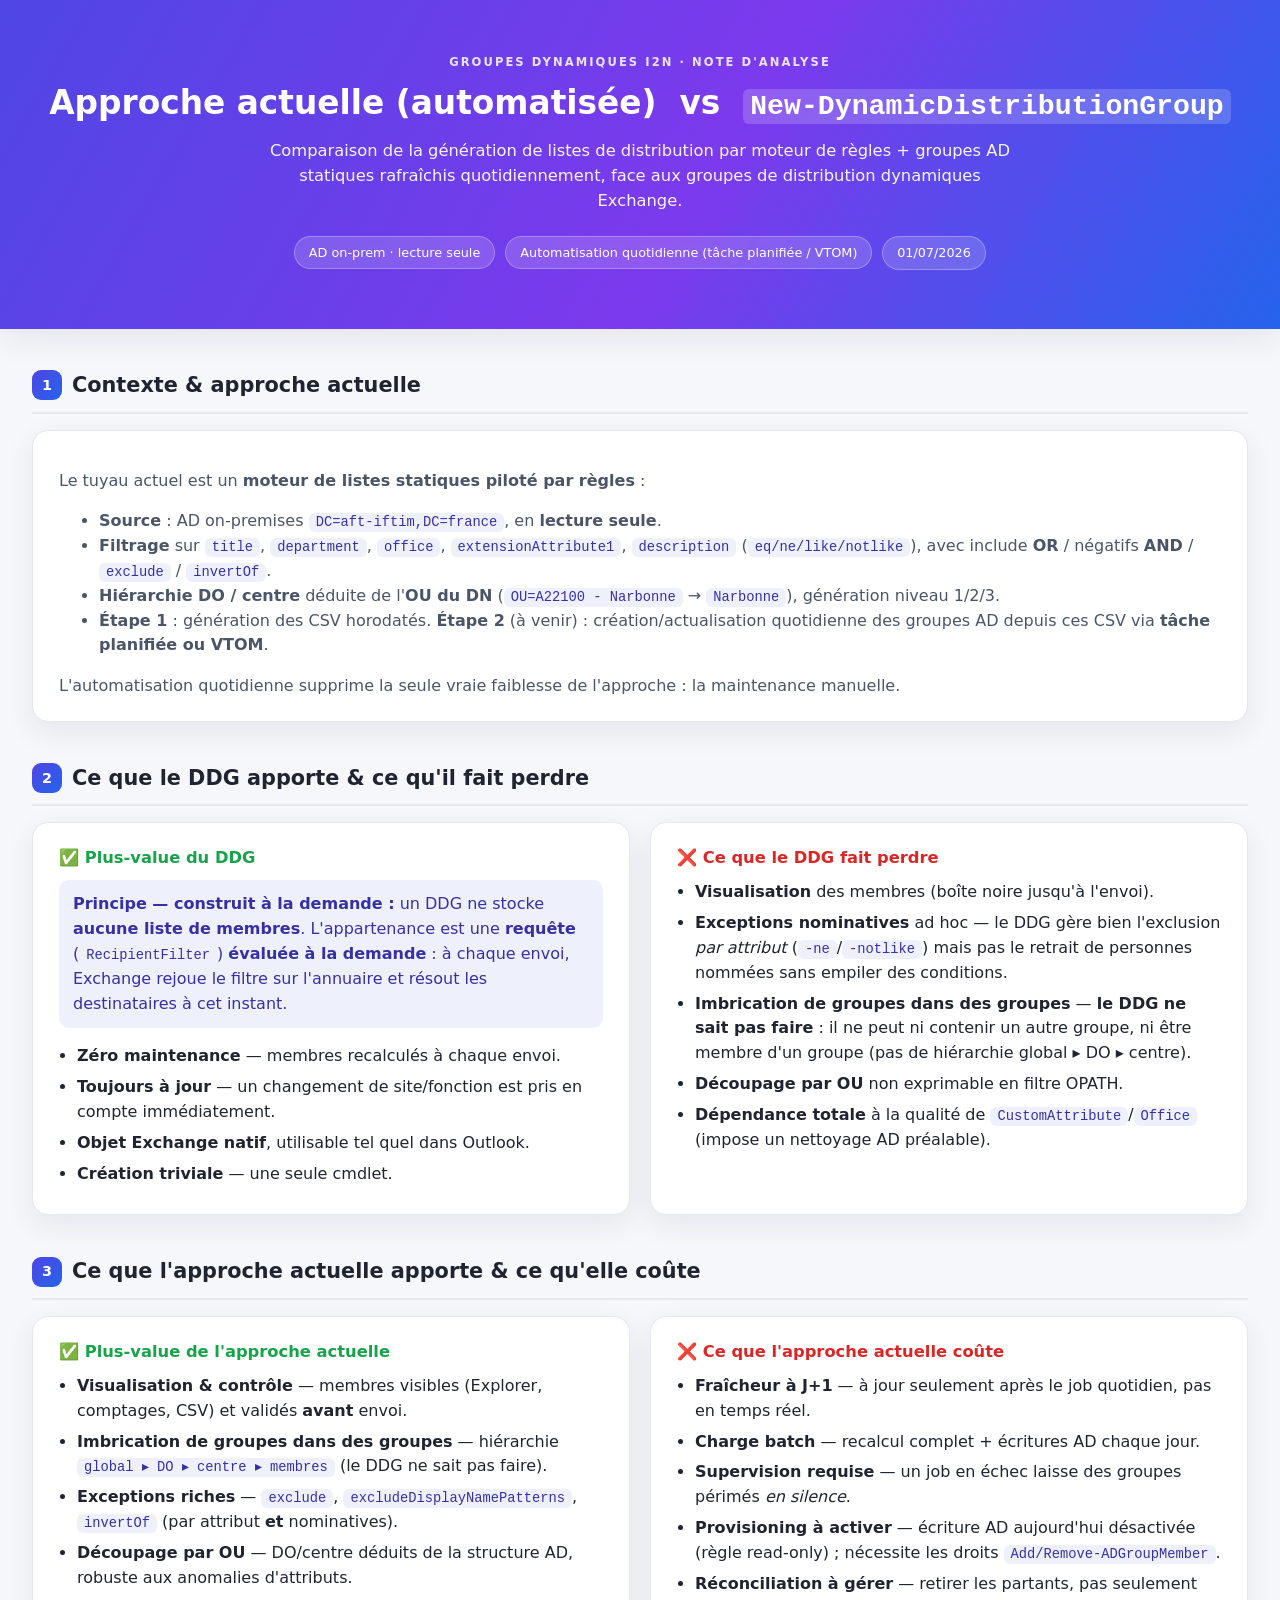
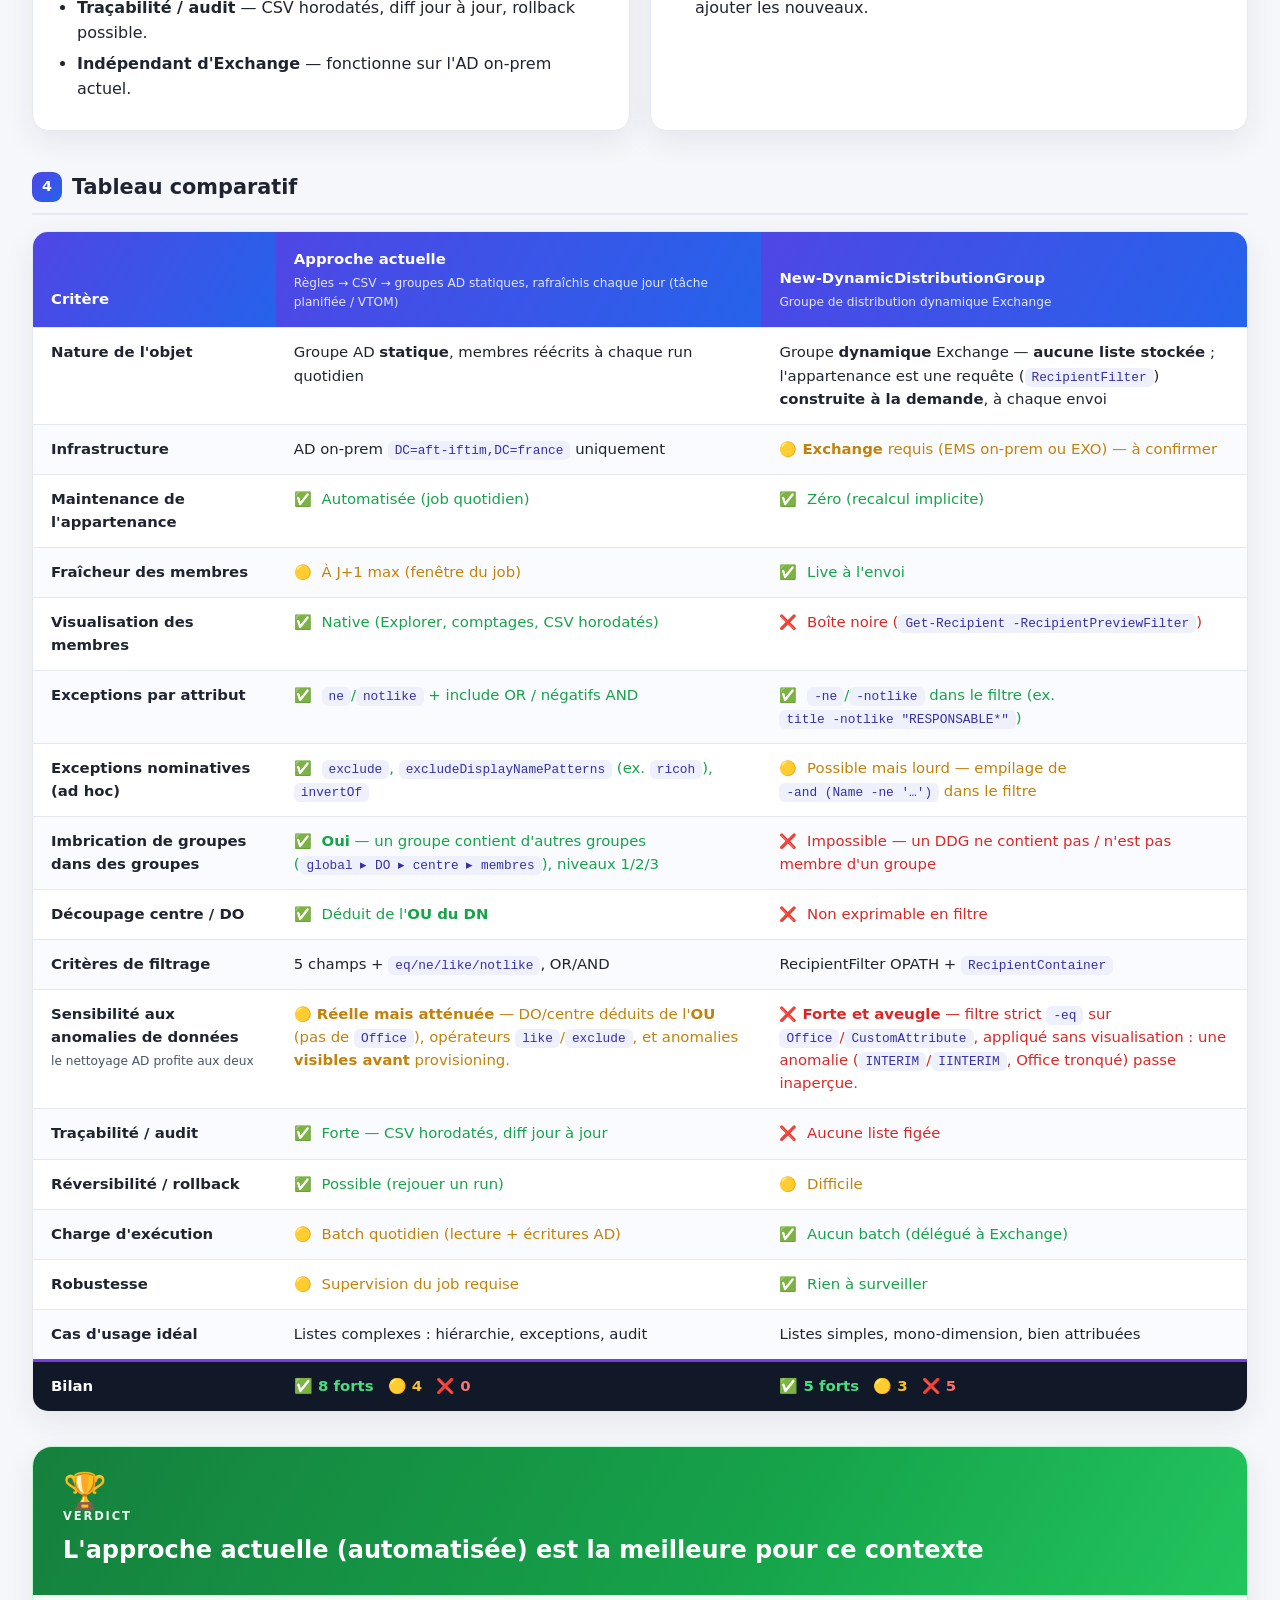
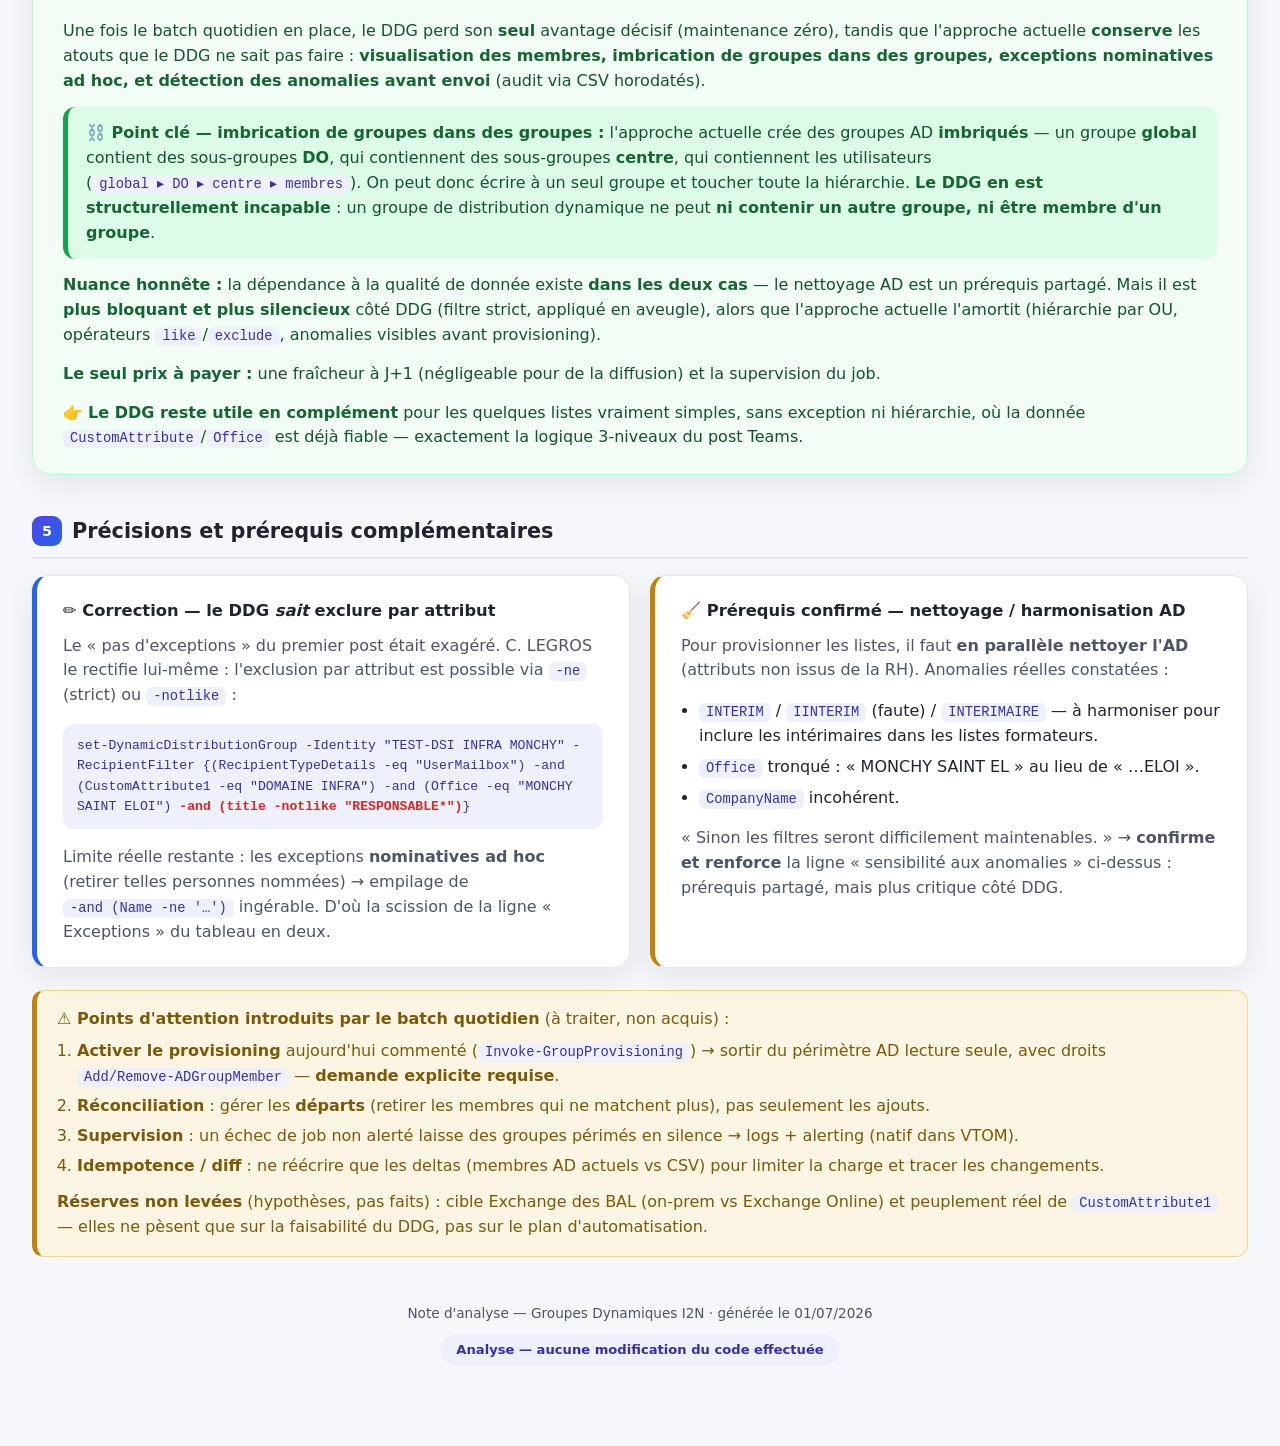
<file: docs/analyse-DDG-vs-approche-actuelle.html>
<!DOCTYPE html>
<html lang="fr">
<head>
<meta charset="UTF-8">
<meta name="viewport" content="width=device-width, initial-scale=1.0">
<title>Analyse — Approche actuelle vs New-DynamicDistributionGroup</title>
<style>
  :root{
    --ink:#1f2430; --ink-soft:#4b5568; --line:#e6e8ef;
    --bg:#f6f7fb; --card:#ffffff;
    --grad1:#4f46e5; --grad2:#7c3aed; --grad3:#2563eb;
    --ok:#16a34a; --ok-bg:#e9f9ef;
    --mid:#c2820a; --mid-bg:#fdf5e3;
    --no:#dc2626; --no-bg:#fdecec;
    --accent:#eef1fb;
    --shadow:0 10px 30px rgba(31,36,48,.08);
  }
  *{box-sizing:border-box;}
  body{
    margin:0; background:var(--bg); color:var(--ink);
    font-family:"Segoe UI",system-ui,-apple-system,Roboto,Helvetica,Arial,sans-serif;
    line-height:1.55; -webkit-font-smoothing:antialiased;
  }
  .wrap{max-width:1400px; margin:0 auto; padding:0 32px 80px;}

  header.hero{
    background:linear-gradient(120deg,var(--grad1) 0%,var(--grad2) 55%,var(--grad3) 100%);
    color:#fff; padding:54px 24px 60px; text-align:center;
    box-shadow:var(--shadow);
  }
  header.hero .inner{max-width:1400px;margin:0 auto;}
  header.hero .kicker{
    text-transform:uppercase; letter-spacing:.18em; font-size:.72rem;
    opacity:.85; font-weight:600; margin-bottom:12px;
  }
  header.hero h1{margin:0 0 14px; font-size:2.05rem; font-weight:700; line-height:1.2;}
  header.hero p{margin:0 auto; max-width:760px; opacity:.94; font-size:1.02rem;}
  .meta-badges{margin-top:22px; display:flex; gap:10px; justify-content:center; flex-wrap:wrap;}
  .badge{
    background:rgba(255,255,255,.16); border:1px solid rgba(255,255,255,.28);
    padding:6px 14px; border-radius:999px; font-size:.8rem; backdrop-filter:blur(4px);
  }

  section{margin-top:40px;}
  h2{
    font-size:1.3rem; margin:0 0 16px; display:flex; align-items:center; gap:10px;
    padding-bottom:10px; border-bottom:2px solid var(--line);
  }
  h2 .num{
    display:inline-flex; align-items:center; justify-content:center;
    width:30px; height:30px; border-radius:9px; font-size:.9rem; color:#fff;
    background:linear-gradient(135deg,var(--grad1),var(--grad3));
  }

  .card{
    background:var(--card); border:1px solid var(--line); border-radius:16px;
    padding:22px 26px; box-shadow:var(--shadow);
  }
  .lead{color:var(--ink-soft);}
  code{
    background:var(--accent); color:#3730a3; padding:2px 7px; border-radius:6px;
    font-family:"Cascadia Code",Consolas,monospace; font-size:.86em;
  }

  .cols{display:grid; grid-template-columns:1fr 1fr; gap:20px;}
  @media(max-width:820px){.cols{grid-template-columns:1fr;}}
  .mini h3{margin:0 0 10px; font-size:1.02rem;}
  .mini ul{margin:0; padding-left:18px;}
  .mini li{margin:6px 0;}

  /* ---- Tableau comparatif ---- */
  .table-shell{
    background:var(--card); border:1px solid var(--line); border-radius:16px;
    overflow-x:auto; box-shadow:var(--shadow);
  }
  table{border-collapse:collapse; width:100%; min-width:760px; table-layout:fixed; font-size:.93rem;}
  col.c-crit{width:20%;} col.c-cur{width:40%;} col.c-ddg{width:40%;}
  thead th{
    background:linear-gradient(120deg,var(--grad1),var(--grad3)); color:#fff;
    text-align:left; padding:16px 18px; font-weight:600; vertical-align:bottom;
  }
  td, th{overflow-wrap:break-word;}
  code{white-space:nowrap;}
  thead th small{display:block; font-weight:400; opacity:.85; font-size:.76rem; margin-top:3px;}
  tbody td{padding:13px 18px; border-top:1px solid var(--line); vertical-align:top;}
  tbody tr:nth-child(even){background:#fafbfe;}
  tbody tr:hover{background:#f2f4fd;}
  td.crit{font-weight:600; color:var(--ink);}
  .pill{font-weight:500;}
  .dot{margin-right:5px; font-size:.95em;}
  .ok{color:var(--ok);} .mid{color:var(--mid);} .no{color:var(--no);}
  tr.bilan td{background:#111827; color:#fff; font-weight:700; border-top:3px solid var(--grad2);}
  tr.bilan td .score{display:inline-flex; gap:14px; flex-wrap:wrap;}
  tr.bilan td .s-ok{color:#4ade80;} tr.bilan td .s-mid{color:#fbbf24;} tr.bilan td .s-no{color:#f87171;}

  /* ---- Verdict ---- */
  .verdict{
    margin-top:34px; border-radius:20px; overflow:hidden; box-shadow:var(--shadow);
    border:1px solid #bbf7d0;
  }
  .verdict .top{
    background:linear-gradient(120deg,#15803d,#16a34a 60%,#22c55e);
    color:#fff; padding:26px 30px;
  }
  .verdict .top .trophy{font-size:2.2rem; line-height:1;}
  .verdict .top .kick{text-transform:uppercase; letter-spacing:.16em; font-size:.72rem; opacity:.9; font-weight:600;}
  .verdict .top h2{border:none; padding:0; margin:6px 0 0; color:#fff; font-size:1.5rem;}
  .verdict .body{background:#f2fdf5; padding:24px 30px; color:#14532d;}
  .verdict .body p{margin:0 0 14px;}
  .verdict .body p:last-child{margin-bottom:0;}
  .verdict .body b{color:#166534;}

  .callout{
    margin-top:22px; background:var(--mid-bg); border:1px solid #f3d98b;
    border-left:5px solid var(--mid); border-radius:12px; padding:16px 20px; color:#7a5a08;
  }
  .callout b{color:#7a5a08;}
  .callout ol{margin:8px 0 0; padding-left:20px;}
  .callout li{margin:5px 0;}

  footer{margin-top:46px; text-align:center; color:var(--ink-soft); font-size:.85rem;}
  .noedit{
    display:inline-block; margin-top:10px; background:var(--accent); color:#3730a3;
    padding:6px 16px; border-radius:999px; font-weight:600; font-size:.82rem;
  }
</style>
</head>
<body>

<header class="hero">
  <div class="inner">
    <div class="kicker">Groupes Dynamiques I2N · Note d'analyse</div>
    <h1>Approche actuelle (automatisée) &nbsp;vs&nbsp; <code style="background:rgba(255,255,255,.18);color:#fff;">New-DynamicDistributionGroup</code></h1>
    <p>Comparaison de la génération de listes de distribution par moteur de règles + groupes AD statiques rafraîchis quotidiennement, face aux groupes de distribution dynamiques Exchange.</p>
    <div class="meta-badges">
      <span class="badge">AD on-prem · lecture seule</span>
      <span class="badge">Automatisation quotidienne (tâche planifiée / VTOM)</span>
      <span class="badge">01/07/2026</span>
    </div>
  </div>
</header>

<div class="wrap">

  <!-- Contexte -->
  <section>
    <h2><span class="num">1</span> Contexte &amp; approche actuelle</h2>
    <div class="card lead">
      <p>Le tuyau actuel est un <b>moteur de listes statiques piloté par règles</b> :</p>
      <ul>
        <li><b>Source</b> : AD on-premises <code>DC=aft-iftim,DC=france</code>, en <b>lecture seule</b>.</li>
        <li><b>Filtrage</b> sur <code>title</code>, <code>department</code>, <code>office</code>, <code>extensionAttribute1</code>, <code>description</code> (<code>eq/ne/like/notlike</code>), avec include <b>OR</b> / négatifs <b>AND</b> / <code>exclude</code> / <code>invertOf</code>.</li>
        <li><b>Hiérarchie DO / centre</b> déduite de l'<b>OU du DN</b> (<code>OU=A22100 - Narbonne</code> → <code>Narbonne</code>), génération niveau 1/2/3.</li>
        <li><b>Étape 1</b> : génération des CSV horodatés. <b>Étape 2</b> (à venir) : création/actualisation quotidienne des groupes AD depuis ces CSV via <b>tâche planifiée ou VTOM</b>.</li>
      </ul>
      <p style="margin-bottom:0;">L'automatisation quotidienne supprime la seule vraie faiblesse de l'approche : la maintenance manuelle.</p>
    </div>
  </section>

  <!-- Forces / faiblesses DDG -->
  <section>
    <h2><span class="num">2</span> Ce que le DDG apporte &amp; ce qu'il fait perdre</h2>
    <div class="cols">
      <div class="card mini">
        <h3 class="ok">✅ Plus-value du DDG</h3>
        <p class="lead" style="margin-top:0;background:var(--accent);padding:12px 14px;border-radius:10px;color:#3730a3;"><b>Principe — construit à la demande :</b> un DDG ne stocke <b>aucune liste de membres</b>. L'appartenance est une <b>requête</b> (<code>RecipientFilter</code>) <b>évaluée à la demande</b> : à chaque envoi, Exchange rejoue le filtre sur l'annuaire et résout les destinataires à cet instant.</p>
        <ul>
          <li><b>Zéro maintenance</b> — membres recalculés à chaque envoi.</li>
          <li><b>Toujours à jour</b> — un changement de site/fonction est pris en compte immédiatement.</li>
          <li><b>Objet Exchange natif</b>, utilisable tel quel dans Outlook.</li>
          <li><b>Création triviale</b> — une seule cmdlet.</li>
        </ul>
      </div>
      <div class="card mini">
        <h3 class="no">❌ Ce que le DDG fait perdre</h3>
        <ul>
          <li><b>Visualisation</b> des membres (boîte noire jusqu'à l'envoi).</li>
          <li><b>Exceptions nominatives</b> ad hoc — le DDG gère bien l'exclusion <i>par attribut</i> (<code>-ne</code>/<code>-notlike</code>) mais pas le retrait de personnes nommées sans empiler des conditions.</li>
          <li><b>Imbrication de groupes dans des groupes</b> — <b>le DDG ne sait pas faire</b> : il ne peut ni contenir un autre groupe, ni être membre d'un groupe (pas de hiérarchie global ▸ DO ▸ centre).</li>
          <li><b>Découpage par OU</b> non exprimable en filtre OPATH.</li>
          <li><b>Dépendance totale</b> à la qualité de <code>CustomAttribute</code>/<code>Office</code> (impose un nettoyage AD préalable).</li>
        </ul>
      </div>
    </div>
  </section>

  <!-- Forces / faiblesses approche actuelle -->
  <section>
    <h2><span class="num">3</span> Ce que l'approche actuelle apporte &amp; ce qu'elle coûte</h2>
    <div class="cols">
      <div class="card mini">
        <h3 class="ok">✅ Plus-value de l'approche actuelle</h3>
        <ul>
          <li><b>Visualisation &amp; contrôle</b> — membres visibles (Explorer, comptages, CSV) et validés <b>avant</b> envoi.</li>
          <li><b>Imbrication de groupes dans des groupes</b> — hiérarchie <code>global ▸ DO ▸ centre ▸ membres</code> (le DDG ne sait pas faire).</li>
          <li><b>Exceptions riches</b> — <code>exclude</code>, <code>excludeDisplayNamePatterns</code>, <code>invertOf</code> (par attribut <b>et</b> nominatives).</li>
          <li><b>Découpage par OU</b> — DO/centre déduits de la structure AD, robuste aux anomalies d'attributs.</li>
          <li><b>Traçabilité / audit</b> — CSV horodatés, diff jour à jour, rollback possible.</li>
          <li><b>Indépendant d'Exchange</b> — fonctionne sur l'AD on-prem actuel.</li>
        </ul>
      </div>
      <div class="card mini">
        <h3 class="no">❌ Ce que l'approche actuelle coûte</h3>
        <ul>
          <li><b>Fraîcheur à J+1</b> — à jour seulement après le job quotidien, pas en temps réel.</li>
          <li><b>Charge batch</b> — recalcul complet + écritures AD chaque jour.</li>
          <li><b>Supervision requise</b> — un job en échec laisse des groupes périmés <i>en silence</i>.</li>
          <li><b>Provisioning à activer</b> — écriture AD aujourd'hui désactivée (règle read-only) ; nécessite les droits <code>Add/Remove-ADGroupMember</code>.</li>
          <li><b>Réconciliation à gérer</b> — retirer les partants, pas seulement ajouter les nouveaux.</li>
        </ul>
      </div>
    </div>
  </section>

  <!-- Tableau comparatif -->
  <section>
    <h2><span class="num">4</span> Tableau comparatif</h2>
    <div class="table-shell">
      <table>
        <colgroup>
          <col class="c-crit"><col class="c-cur"><col class="c-ddg">
        </colgroup>
        <thead>
          <tr>
            <th>Critère</th>
            <th>Approche actuelle<small>Règles → CSV → groupes AD statiques, rafraîchis chaque jour (tâche planifiée / VTOM)</small></th>
            <th>New-DynamicDistributionGroup<small>Groupe de distribution dynamique Exchange</small></th>
          </tr>
        </thead>
        <tbody>
          <tr>
            <td class="crit">Nature de l'objet</td>
            <td>Groupe AD <b>statique</b>, membres réécrits à chaque run quotidien</td>
            <td>Groupe <b>dynamique</b> Exchange — <b>aucune liste stockée</b> ; l'appartenance est une requête (<code>RecipientFilter</code>) <b>construite à la demande</b>, à chaque envoi</td>
          </tr>
          <tr>
            <td class="crit">Infrastructure</td>
            <td>AD on-prem <code>DC=aft-iftim,DC=france</code> uniquement</td>
            <td><span class="pill mid"><span class="dot">🟡</span><span><b>Exchange</b> requis (EMS on-prem ou EXO) — à confirmer</span></span></td>
          </tr>
          <tr>
            <td class="crit">Maintenance de l'appartenance</td>
            <td><span class="pill ok"><span class="dot">✅</span> Automatisée (job quotidien)</span></td>
            <td><span class="pill ok"><span class="dot">✅</span> Zéro (recalcul implicite)</span></td>
          </tr>
          <tr>
            <td class="crit">Fraîcheur des membres</td>
            <td><span class="pill mid"><span class="dot">🟡</span> À J+1 max (fenêtre du job)</span></td>
            <td><span class="pill ok"><span class="dot">✅</span> Live à l'envoi</span></td>
          </tr>
          <tr>
            <td class="crit">Visualisation des membres</td>
            <td><span class="pill ok"><span class="dot">✅</span> Native (Explorer, comptages, CSV horodatés)</span></td>
            <td><span class="pill no"><span class="dot">❌</span> Boîte noire (<code>Get-Recipient -RecipientPreviewFilter</code>)</span></td>
          </tr>
          <tr>
            <td class="crit">Exceptions par attribut</td>
            <td><span class="pill ok"><span class="dot">✅</span> <code>ne</code>/<code>notlike</code> + include OR / négatifs AND</span></td>
            <td><span class="pill ok"><span class="dot">✅</span> <code>-ne</code>/<code>-notlike</code> dans le filtre (ex. <code>title -notlike "RESPONSABLE*"</code>)</span></td>
          </tr>
          <tr>
            <td class="crit">Exceptions nominatives (ad hoc)</td>
            <td><span class="pill ok"><span class="dot">✅</span> <code>exclude</code>, <code>excludeDisplayNamePatterns</code> (ex. <code>ricoh</code>), <code>invertOf</code></span></td>
            <td><span class="pill mid"><span class="dot">🟡</span> Possible mais lourd — empilage de <code>-and (Name -ne '…')</code> dans le filtre</span></td>
          </tr>
          <tr>
            <td class="crit">Imbrication de groupes dans des groupes</td>
            <td><span class="pill ok"><span class="dot">✅</span> <b>Oui</b> — un groupe contient d'autres groupes (<code>global ▸ DO ▸ centre ▸ membres</code>), niveaux 1/2/3</span></td>
            <td><span class="pill no"><span class="dot">❌</span> Impossible — un DDG ne contient pas / n'est pas membre d'un groupe</span></td>
          </tr>
          <tr>
            <td class="crit">Découpage centre / DO</td>
            <td><span class="pill ok"><span class="dot">✅</span> Déduit de l'<b>OU du DN</b></span></td>
            <td><span class="pill no"><span class="dot">❌</span> Non exprimable en filtre</span></td>
          </tr>
          <tr>
            <td class="crit">Critères de filtrage</td>
            <td>5 champs + <code>eq/ne/like/notlike</code>, OR/AND</td>
            <td>RecipientFilter OPATH + <code>RecipientContainer</code></td>
          </tr>
          <tr>
            <td class="crit">Sensibilité aux anomalies de données<br><span style="font-weight:400;color:var(--ink-soft);font-size:.82em;">le nettoyage AD profite aux deux</span></td>
            <td><span class="pill mid"><span class="dot">🟡</span><b>Réelle mais atténuée</b> — DO/centre déduits de l'<b>OU</b> (pas de <code>Office</code>), opérateurs <code>like</code>/<code>exclude</code>, et anomalies <b>visibles avant</b> provisioning.</span></td>
            <td><span class="pill no"><span class="dot">❌</span><b>Forte et aveugle</b> — filtre strict <code>-eq</code> sur <code>Office</code>/<code>CustomAttribute</code>, appliqué sans visualisation : une anomalie (<code>INTERIM</code>/<code>IINTERIM</code>, Office tronqué) passe inaperçue.</span></td>
          </tr>
          <tr>
            <td class="crit">Traçabilité / audit</td>
            <td><span class="pill ok"><span class="dot">✅</span> Forte — CSV horodatés, diff jour à jour</span></td>
            <td><span class="pill no"><span class="dot">❌</span> Aucune liste figée</span></td>
          </tr>
          <tr>
            <td class="crit">Réversibilité / rollback</td>
            <td><span class="pill ok"><span class="dot">✅</span> Possible (rejouer un run)</span></td>
            <td><span class="pill mid"><span class="dot">🟡</span> Difficile</span></td>
          </tr>
          <tr>
            <td class="crit">Charge d'exécution</td>
            <td><span class="pill mid"><span class="dot">🟡</span> Batch quotidien (lecture + écritures AD)</span></td>
            <td><span class="pill ok"><span class="dot">✅</span> Aucun batch (délégué à Exchange)</span></td>
          </tr>
          <tr>
            <td class="crit">Robustesse</td>
            <td><span class="pill mid"><span class="dot">🟡</span> Supervision du job requise</span></td>
            <td><span class="pill ok"><span class="dot">✅</span> Rien à surveiller</span></td>
          </tr>
          <tr>
            <td class="crit">Cas d'usage idéal</td>
            <td>Listes complexes : hiérarchie, exceptions, audit</td>
            <td>Listes simples, mono-dimension, bien attribuées</td>
          </tr>
          <tr class="bilan">
            <td>Bilan</td>
            <td><span class="score"><span class="s-ok">✅ 8 forts</span><span class="s-mid">🟡 4</span><span class="s-no">❌ 0</span></span></td>
            <td><span class="score"><span class="s-ok">✅ 5 forts</span><span class="s-mid">🟡 3</span><span class="s-no">❌ 5</span></span></td>
          </tr>
        </tbody>
      </table>
    </div>
  </section>

  <!-- Verdict -->
  <div class="verdict">
    <div class="top">
      <div class="trophy">🏆</div>
      <div class="kick">Verdict</div>
      <h2>L'approche actuelle (automatisée) est la meilleure pour ce contexte</h2>
    </div>
    <div class="body">
      <p>Une fois le batch quotidien en place, le DDG perd son <b>seul</b> avantage décisif (maintenance zéro), tandis que l'approche actuelle <b>conserve</b> les atouts que le DDG ne sait pas faire : <b>visualisation des membres, imbrication de groupes dans des groupes, exceptions nominatives ad hoc, et détection des anomalies avant envoi</b> (audit via CSV horodatés).</p>
      <p style="background:#dcfce7;border-left:5px solid #16a34a;padding:14px 18px;border-radius:12px;margin:0 0 14px;">
        <b>⛓️ Point clé — imbrication de groupes dans des groupes :</b> l'approche actuelle crée des groupes AD <b>imbriqués</b> — un groupe <b>global</b> contient des sous-groupes <b>DO</b>, qui contiennent des sous-groupes <b>centre</b>, qui contiennent les utilisateurs (<code>global ▸ DO ▸ centre ▸ membres</code>). On peut donc écrire à un seul groupe et toucher toute la hiérarchie. <b>Le DDG en est structurellement incapable</b> : un groupe de distribution dynamique ne peut <b>ni contenir un autre groupe, ni être membre d'un groupe</b>.
      </p>
      <p><b>Nuance honnête :</b> la dépendance à la qualité de donnée existe <b>dans les deux cas</b> — le nettoyage AD est un prérequis partagé. Mais il est <b>plus bloquant et plus silencieux</b> côté DDG (filtre strict, appliqué en aveugle), alors que l'approche actuelle l'amortit (hiérarchie par OU, opérateurs <code>like</code>/<code>exclude</code>, anomalies visibles avant provisioning).</p>
      <p><b>Le seul prix à payer :</b> une fraîcheur à J+1 (négligeable pour de la diffusion) et la supervision du job.</p>
      <p>👉 <b>Le DDG reste utile en complément</b> pour les quelques listes vraiment simples, sans exception ni hiérarchie, où la donnée <code>CustomAttribute</code>/<code>Office</code> est déjà fiable — exactement la logique 3-niveaux du post Teams.</p>
    </div>
  </div>

  <!-- Compléments fil Teams -->
  <section>
    <h2><span class="num">5</span> Précisions et prérequis complémentaires</h2>
    <div class="cols">
      <div class="card mini" style="border-left:5px solid var(--grad3);">
        <h3>✏️ Correction — le DDG <i>sait</i> exclure par attribut</h3>
        <p class="lead" style="margin-top:0;">Le « pas d'exceptions » du premier post était exagéré. C. LEGROS le rectifie lui-même : l'exclusion par attribut est possible via <code>-ne</code> (strict) ou <code>-notlike</code> :</p>
        <p style="background:var(--accent);padding:12px 14px;border-radius:10px;font-family:'Cascadia Code',Consolas,monospace;font-size:.82rem;color:#3730a3;margin:0;">
          set-DynamicDistributionGroup -Identity "TEST-DSI INFRA MONCHY" -RecipientFilter {(RecipientTypeDetails -eq "UserMailbox") -and (CustomAttribute1 -eq "DOMAINE INFRA") -and (Office -eq "MONCHY SAINT ELOI") <b style="color:#dc2626;">-and (title -notlike "RESPONSABLE*")</b>}
        </p>
        <p class="lead" style="margin-bottom:0;">Limite réelle restante : les exceptions <b>nominatives ad hoc</b> (retirer telles personnes nommées) → empilage de <code>-and (Name -ne '…')</code> ingérable. D'où la scission de la ligne « Exceptions » du tableau en deux.</p>
      </div>
      <div class="card mini" style="border-left:5px solid var(--mid);">
        <h3>🧹 Prérequis confirmé — nettoyage / harmonisation AD</h3>
        <p class="lead" style="margin-top:0;">Pour provisionner les listes, il faut <b>en parallèle nettoyer l'AD</b> (attributs non issus de la RH). Anomalies réelles constatées :</p>
        <ul>
          <li><code>INTERIM</code> / <code>IINTERIM</code> (faute) / <code>INTERIMAIRE</code> — à harmoniser pour inclure les intérimaires dans les listes formateurs.</li>
          <li><code>Office</code> tronqué : « MONCHY SAINT EL » au lieu de « …ELOI ».</li>
          <li><code>CompanyName</code> incohérent.</li>
        </ul>
        <p class="lead" style="margin-bottom:0;">« Sinon les filtres seront difficilement maintenables. » → <b>confirme et renforce</b> la ligne « sensibilité aux anomalies » ci-dessus : prérequis partagé, mais plus critique côté DDG.</p>
      </div>
    </div>
  </section>

  <!-- Points d'attention -->
  <div class="callout">
    <b>⚠️ Points d'attention introduits par le batch quotidien</b> (à traiter, non acquis) :
    <ol>
      <li><b>Activer le provisioning</b> aujourd'hui commenté (<code>Invoke-GroupProvisioning</code>) → sortir du périmètre AD lecture seule, avec droits <code>Add/Remove-ADGroupMember</code> — <b>demande explicite requise</b>.</li>
      <li><b>Réconciliation</b> : gérer les <b>départs</b> (retirer les membres qui ne matchent plus), pas seulement les ajouts.</li>
      <li><b>Supervision</b> : un échec de job non alerté laisse des groupes périmés en silence → logs + alerting (natif dans VTOM).</li>
      <li><b>Idempotence / diff</b> : ne réécrire que les deltas (membres AD actuels vs CSV) pour limiter la charge et tracer les changements.</li>
    </ol>
    <p style="margin:12px 0 0;"><b>Réserves non levées</b> (hypothèses, pas faits) : cible Exchange des BAL (on-prem vs Exchange Online) et peuplement réel de <code>CustomAttribute1</code> — elles ne pèsent que sur la faisabilité du DDG, pas sur le plan d'automatisation.</p>
  </div>

  <footer>
    Note d'analyse — Groupes Dynamiques I2N · générée le 01/07/2026<br>
    <span class="noedit">Analyse — aucune modification du code effectuée</span>
  </footer>

</div>
</body>
</html>
</file>
